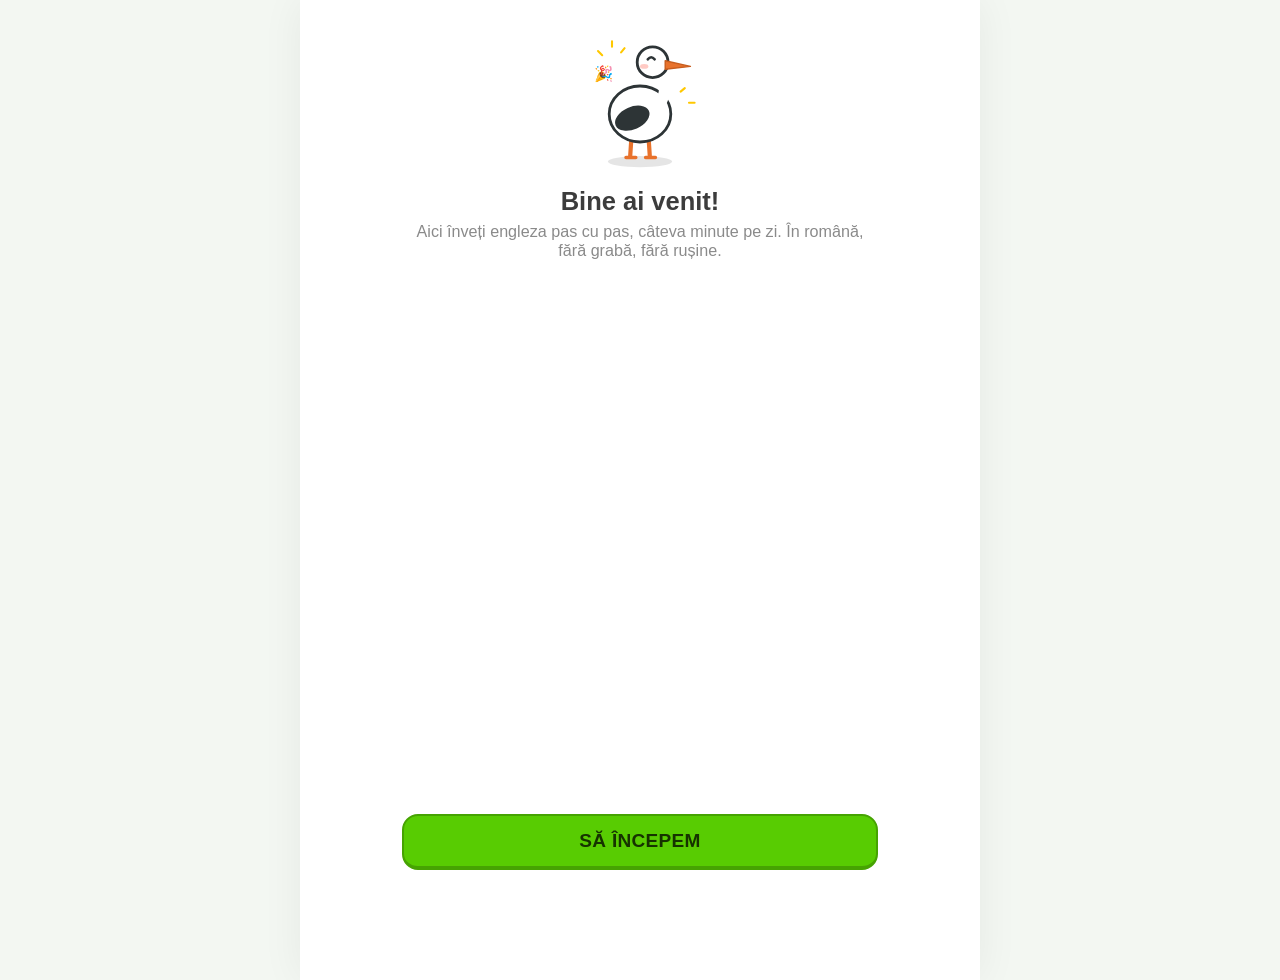
<file: index.html>
<!DOCTYPE html>
<html lang="ro">
<head>
<meta charset="UTF-8">
<meta name="viewport" content="width=device-width, initial-scale=1.0, viewport-fit=cover">
<meta name="theme-color" content="#58cc02">
<meta name="apple-mobile-web-app-capable" content="yes">
<meta name="mobile-web-app-capable" content="yes">
<meta name="apple-mobile-web-app-status-bar-style" content="default">
<meta name="apple-mobile-web-app-title" content="Engleza">
<title>Engleza de la Zero</title>
<meta name="description" content="Învață engleza pas cu pas — lecții scurte, zilnice, în română.">
<link rel="manifest" href="manifest.webmanifest">
<link rel="icon" href="icons/icon-192.png">
<link rel="apple-touch-icon" href="icons/icon-180.png">
<link rel="stylesheet" href="css/base.css?v=202608152236">
<link rel="stylesheet" href="css/themes.css?v=202608152236">
<script>
// Global error net: never white-screen. Show a friendly Romanian message + reload button.
window.addEventListener('error', function (e) {
  try {
    var boot = document.getElementById('boot-error');
    if (boot && !window.__appStarted) { boot.style.display = 'flex'; }
    if (window.__logErr) window.__logErr(e.message || 'error');
  } catch (_) {}
});
window.addEventListener('unhandledrejection', function (e) {
  try { if (window.__logErr) window.__logErr('promise: ' + (e.reason && e.reason.message || e.reason)); } catch (_) {}
});
// Capturăm evenimentul de instalare cât mai devreme (modulele se încarcă mai târziu).
window.addEventListener('beforeinstallprompt', function (e) {
  e.preventDefault();
  window.__bip = e;
});
window.addEventListener('appinstalled', function () { window.__bip = null; window.__installed = true; });
</script>
</head>
<body>
<noscript>
  <div style="padding:40px;text-align:center;font-family:sans-serif">
    <h2>Aplicația are nevoie de JavaScript.</h2>
    <p>Deschide aplicația în Chrome sau Safari.</p>
  </div>
</noscript>

<!-- Boot splash: visible instantly, removed by app when ready -->
<div id="splash" aria-hidden="true">
  <div class="splash-inner">
    <div id="splash-mascot"></div>
    <div class="splash-title">Engleza de la Zero</div>
    <div class="splash-bar"><div class="splash-bar-fill"></div></div>
  </div>
</div>

<!-- Boot error (only if app fails before first render) -->
<div id="boot-error" style="display:none">
  <div class="boot-error-card">
    <div style="font-size:44px">😕</div>
    <h2>Ceva nu a mers.</h2>
    <p>Nu-i nimic — apasă butonul și aplicația repornește. Progresul tău este salvat.</p>
    <button onclick="location.reload()" class="btn btn-primary btn-big">Repornește</button>
  </div>
</div>

<div id="app" aria-live="polite"></div>

<!-- Update banner injected by main.js when a new version is available -->

<script type="module" src="js/main.js?v=202608152236"></script>
</body>
</html>
</file>
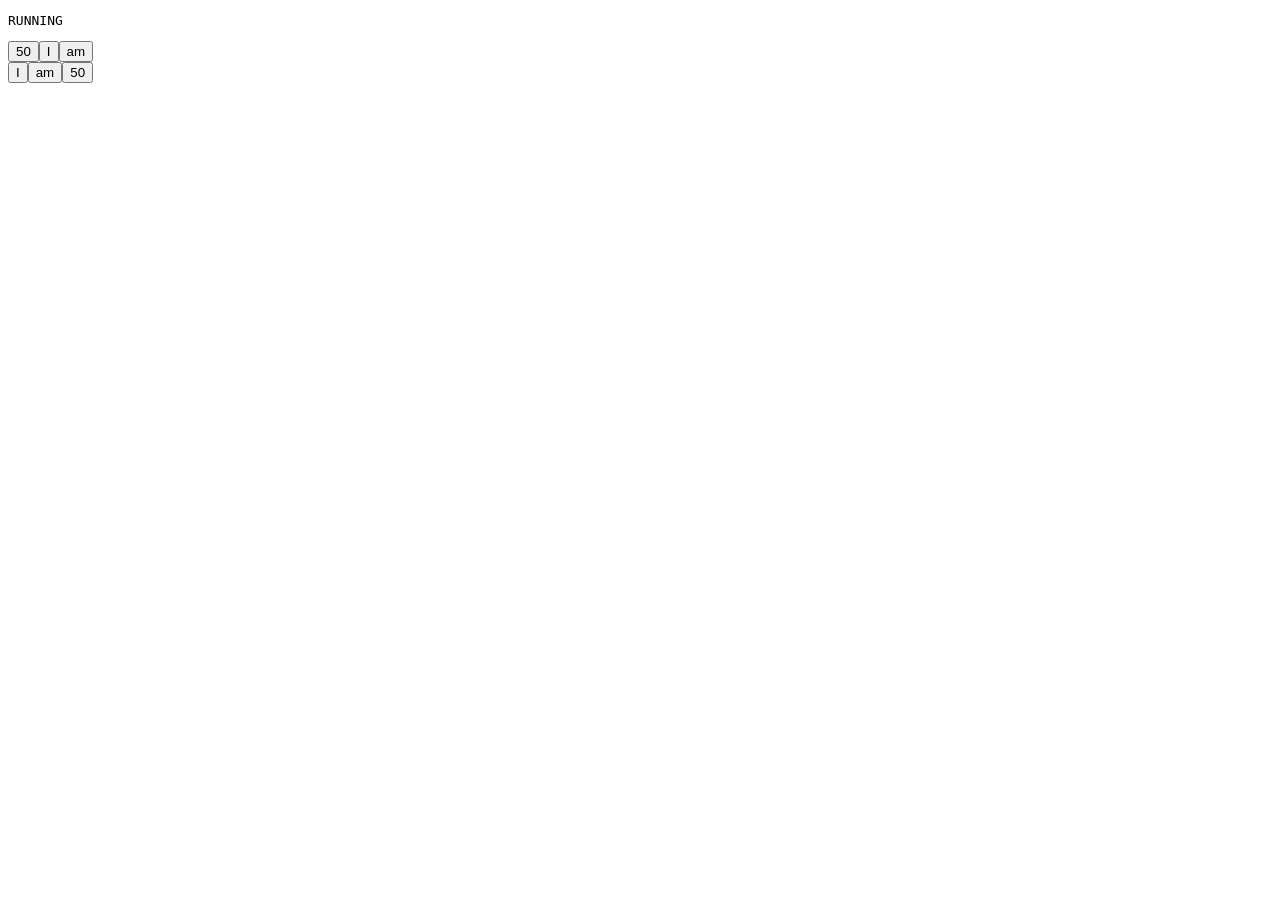
<file: test.html>
<!DOCTYPE html>
<html lang="ro">
<head><meta charset="UTF-8"><title>Self-test</title></head>
<body>
<pre id="out">RUNNING</pre>
<script type="module">
const out = [];
const t = (name, fn) => {
  try {
    const r = fn();
    if (r === false) out.push('FAIL ' + name);
    else out.push('pass ' + name);
  } catch (e) { out.push('FAIL ' + name + ' :: ' + (e && e.message)); }
};
const ta = async (name, fn) => {
  try {
    const r = await fn();
    if (r === false) out.push('FAIL ' + name);
    else out.push('pass ' + name);
  } catch (e) { out.push('FAIL ' + name + ' :: ' + (e && e.message)); }
};

(async () => {
  try {
    localStorage.clear();
    const S = await import('./js/state.js');
    const E = await import('./js/engine.js');
    const G = await import('./js/gamify.js');
    const L = await import('./js/league.js');
    const C = await import('./js/course.js');
    const M = await import('./js/mascot.js');
    const X = await import('./js/exercises.js');
    const SP = await import('./js/speech.js');
    const U = await import('./js/ui.js');

    // ---- state ----
    await ta('state.load fresh', async () => { const d = await S.load(); return !!d && Array.isArray(d.profiles); });
    t('addProfile', () => { const p = S.addProfile('Test', '🙂'); return S.state.profile === p && p.game.gems === 120; });
    t('export/import roundtrip', () => {
      const code = S.exportCode();
      S.state.profile.game.xp = 77; S.save(true);
      const code2 = S.exportCode();
      if (!S.importCode(code)) return false;
      if (S.state.profile.game.xp !== 0) return false;
      if (!S.importCode(code2)) return false;
      return S.state.profile.game.xp === 77;
    });
    t('importCode garbage rejected', () => S.importCode('nu-e-cod') === false && S.importCode('') === false);

    // ---- engine ----
    t('norm', () => E.norm("  I’m  FINE! ") === "i'm fine");
    t('levenshtein', () => E.levenshtein('kitten', 'sitting') === 3 && E.levenshtein('a', 'a') === 0);
    t('checkTyped exact', () => E.checkTyped('I am tired.', 'I am tired').ok === true);
    t('checkTyped typo ok', () => E.checkTyped('I am tirred', 'I am tired').ok === true);
    t('checkTyped wrong', () => E.checkTyped('I am happy', 'I am tired').ok === false);
    t('checkTyped contracție = formă plină', () => E.checkTyped("I'm fine", 'I am fine').ok === true && E.checkTyped('I am fine', "I'm fine").ok === true);
    t('checkTyped fără apostrof', () => E.checkTyped('Im fine', "I'm fine").ok === true && E.checkTyped('dont go', "Don't go!").ok === true);
    t('checkTyped its = it is', () => E.checkTyped('its cold', "It's cold.").ok === true);
    t('checkTyped numere în litere', () => E.checkTyped('I am fifty years old', 'I am 50 years old.').ok === true);
    t('checkTyped alternative acceptate', () => E.checkTyped('I like reading', 'I like to read.', ['I like reading.']).ok === true && E.checkTyped('I like reading', 'I like to read.').ok === false);
    t('checkTyped gramatica rămâne strictă', () => E.checkTyped('he am tired', 'He is tired.').ok === false && E.checkTyped('I is fine', 'I am fine.').ok === false);
    t('checkTyped cratima nu contează', () => E.checkTyped('ice cream', 'ice-cream').ok === true);

    // ---- pasul curent pe hartă (regresie: bug-ul "Conversație La cafenea" al lui Onal) ----
    t('currentStep: lecții → conversații → lecturi → scriere → probă → gata', () => {
      const u = { lessonCount: 2, dlg: 2, rd: 1, wr: 1 };
      const states = [
        [{}, 'lesson'],
        [{ done: 1 }, 'lesson'],
        [{ done: 2 }, 'dlg'],
        [{ done: 2, dlg: 1 }, 'dlg'],           // o conversație făcută din două: TOT aici e săgeata
        [{ done: 2, dlg: 2 }, 'rd'],
        [{ done: 2, dlg: 2, rd: 1 }, 'wr'],
        [{ done: 2, dlg: 2, rd: 1, wr: 1 }, 'test'],
        [{ done: 2, dlg: 2, rd: 1, wr: 1, test: true }, 'done'],
      ];
      return states.every(([s, k]) => C.currentStep(u, s).kind === k);
    });
    t('currentStep: unitate fără extra sare de la lecții la probă', () =>
      C.currentStep({ lessonCount: 1 }, { done: 1 }).kind === 'test'
      && C.currentStep({ lessonCount: 1 }, { done: 1, test: true }).kind === 'done');
    t('currentStep: stare lipsă = prima lecție', () => {
      const r = C.currentStep({ lessonCount: 5, dlg: 2 }, undefined);
      return r.kind === 'lesson' && r.idx === 0;
    });
    t('checkSpoken', () => E.checkSpoken(['i am tired'], 'I am tired.').ok === true && E.checkSpoken(['hello world'], 'I am tired.').ok === false);
    t('recordAnswer SRS up/down', () => {
      E.recordAnswer('wx', true);
      const w1 = S.state.profile.game.words['wx'];
      if (w1.s !== 1) return false;
      E.recordAnswer('wx', false);
      return S.state.profile.game.words['wx'].s === 0;
    });

    // ---- course + lesson build ----
    await ta('loadCourse', async () => { const m = await C.loadCourse(); return m.units.length >= 20; });
    await ta('loadUnit u01', async () => { const u = await C.loadUnit('u01'); return u.vocab.length >= 50 && u.lessons.length >= 8; });
    await ta('all units load + are sane', async () => {
      const m = await C.loadCourse();
      for (const um of m.units) {
        const u = await C.loadUnit(um.id);
        if (!u.vocab.length || !u.lessons.length) return false;
        if (um.lessonCount !== u.lessons.length) return false;
        // fiecare lecție referă cuvinte/propoziții existente
        const vids = new Set(u.vocab.map(v => v.id));
        const sids = new Set(u.sentences.map(s => s.id));
        for (const l of u.lessons) {
          for (const id of (l.vocab || [])) if (!vids.has(id)) return false;
          for (const id of (l.sentences || [])) if (!sids.has(id)) return false;
        }
      }
      return true;
    });
    await ta('buildLesson has intro + drills', async () => {
      const u = await C.loadUnit('u01');
      const withVocab = u.lessons.find(l => (l.vocab || []).length >= 4);
      const exs = E.buildLesson(u, withVocab, { canListen: true, canSpeak: true, unit: u });
      if (exs.length < 4 || exs.length > 12) return false;
      if (!exs.some(x => x.type === 'wordcard')) return false;
      // și o lecție fără vocabular nou (recap) trebuie să producă exerciții
      const noVocab = u.lessons.find(l => !(l.vocab || []).length);
      if (noVocab) {
        const exs2 = E.buildLesson(u, noVocab, { canListen: true, unit: u });
        if (exs2.length < 2) return false;
      }
      // opțiunile MCQ nu au duplicate
      for (const x of exs) {
        if (x.opts4) {
          const ros = x.opts4.map(o => o.ro);
          if (new Set(ros).size !== ros.length) return false;
          if (x.opts4.length !== 4) return false;
        }
      }
      return true;
    });
    await ta('buildLesson test-mode', async () => {
      const u = await C.loadUnit('u01');
      const exs = E.buildLesson(u, { vocab: u.lessons.flatMap(l => l.vocab), sentences: u.lessons.flatMap(l => l.sentences), grammar: 'g1' }, { test: true, canListen: true, unit: u });
      return exs.length >= 8 && !exs.some(x => x.type === 'wordcard');
    });
    await ta('crown levels build hard exercises', async () => {
      const u = await C.loadUnit('u01');
      const e2 = E.buildCrown(u, { hard: 2, canListen: true, canSpeak: false });
      const e3 = E.buildCrown(u, { hard: 3, canListen: true, canSpeak: true });
      if (e2.length < 8 || e3.length < 8) return false;
      if (e2.some(x => x.type === 'wordcard' || x.type === 'mcq_en_ro')) return false;
      if (!e3.some(x => ['type_en', 'listen_type', 'listen_bank'].includes(x.type))) return false;
      for (const x of [...e2, ...e3]) if (x.opts4 && x.opts4.length !== 4) return false;
      return true;
    });
    await ta('buildReview after answers', async () => {
      const u = await C.loadUnit('u01');
      for (const v of u.vocab.slice(0, 6)) E.recordAnswer(v.id, false); // slabe → scadente azi? due = azi+0
      const exs = E.buildReview([u], { canListen: false });
      return exs.length >= 3;
    });

    // ---- dialoguri & scriere ----
    await ta('all units have valid dialogues + writing', async () => {
      const m = await C.loadCourse();
      for (const um of m.units) {
        const u = await C.loadUnit(um.id);
        if (um.dlg !== (u.dialogues || []).length) return false;
        if (um.wr !== (u.writing || []).length) return false;
        for (const d of (u.dialogues || [])) {
          if (d.lines.length < 4) return false;
          if (!d.lines.some(l => l.who === 'me')) return false;
          for (const l of d.lines) {
            if (!l.en || !l.ro) return false;
            if (l.who === 'me' && (!l.wrong || l.wrong.length < 2)) return false;
            if (l.who !== 'me' && l.who !== 'npc') return false;
          }
        }
        for (const w of (u.writing || [])) {
          if (!w.prompt || !w.modelEn || !w.minSent) return false;
        }
        if (um.rd !== (u.readings || []).length) return false;
        for (const r of (u.readings || [])) {
          if (!r.text || r.text.split(/\s+/).length < 40) return false;
          for (const q of r.questions) {
            if (!q.q || q.options.length !== 4) return false;
            if (!(q.a >= 0 && q.a < 4)) return false;
            if (new Set(q.options.map(o => o.trim().toLowerCase())).size !== 4) return false;
          }
        }
      }
      return true;
    });

    // ---- gamify ----
    t('gems add/spend math', () => {
      const p = S.state.profile;
      const before = p.game.gems;
      G.addGems(30, p);
      if (p.game.gems !== before + 30) return false;
      p.game.gems = 200; p.game.streak.freezes = 0;
      if (!G.buyFreeze()) return false;
      return p.game.gems === 200 - G.COSTS.freeze && p.game.streak.freezes === 1;
    });
    t('addXp + boost', () => {
      const p = S.state.profile;
      const before = p.game.xp;
      p.game.boost = { until: Date.now() + 60000 };
      const got = G.addXp(10, p);
      return got === 20 && p.game.xp === before + 20;
    });
    t('streak hit + milestone at 3', () => {
      const p = S.state.profile;
      p.game.streak = { count: 2, lastDay: '2000-01-02', freezes: 0, travel: false };
      const r = G.hitStreakToday(p);
      return r.extended && p.game.streak.count === 3 && r.milestone === 3;
    });
    t('streak lost without freeze', () => {
      const p = S.state.profile;
      p.game.streak = { count: 10, lastDay: '2020-01-01', freezes: 0, travel: false };
      const ev = G.syncStreak(p);
      return ev.lost && p.game.streak.count === 0 && G.canRepairStreak(p);
    });
    t('streak saved by freeze', () => {
      const p = S.state.profile;
      const d = new Date(); d.setDate(d.getDate() - 2);
      p.game.streak = { count: 10, lastDay: S.todayStr(d), freezes: 1, travel: false };
      const ev = G.syncStreak(p);
      return ev.frozenUsed && p.game.streak.count === 10 && p.game.streak.freezes === 0;
    });
    t('travel protocol pauses', () => {
      const p = S.state.profile;
      p.game.streak = { count: 10, lastDay: '2020-01-01', freezes: 0, travel: true };
      const ev = G.syncStreak(p);
      return !ev.lost && p.game.streak.count === 10;
    });
    t('quests generate 2 + progress', () => {
      const p = S.state.profile;
      p.game.quests = { day: '', list: [] };
      const list = G.syncQuests(p);
      if (list.length !== 2) return false;
      G.questEvent({ xp: 20 }, p);
      const q = p.game.quests.list.find(x => x.kind === 'xp');
      return q.progress >= 20 || q.progress === q.goal;
    });

    // ---- league ----
    t('league standings 10 rows, me included, sorted', () => {
      const p = S.state.profile;
      p.game.league = { tier: 0, weekId: L.weekId(), xpWeek: 55, history: [] };
      const st = L.standings(p);
      if (st.length !== 10) return false;
      if (!st.some(r => r.me)) return false;
      for (let i = 1; i < st.length; i++) if (st[i].xp > st[i - 1].xp) return false;
      return true;
    });
    t('league deterministic within week', () => {
      const p = S.state.profile;
      const a = L.standings(p).map(r => r.name + r.xp).join('|');
      const b = L.standings(p).map(r => r.name + r.xp).join('|');
      return a === b;
    });
    t('league week close promotes on high xp', () => {
      const p = S.state.profile;
      const lastMonday = new Date(L.weekId()); lastMonday.setDate(lastMonday.getDate() - 7);
      p.game.league = { tier: 0, weekId: S.todayStr(lastMonday), xpWeek: 99999, history: [] };
      const ev = L.syncLeague(p);
      return ev.closed && ev.promoted && p.game.league.tier === 1 && p.game.league.xpWeek === 0;
    });

    // ---- mascot & speech guards ----
    t('mascot svgs render', () => ['happy','cheer','sad','think','sleep','travel','teach'].every(m => M.mascotSvg(m).includes('<svg')));
    t('speech guards no-crash', () => { SP.stopSpeaking(); SP.stopListening(); return typeof SP.sttAvailable() === 'boolean'; });

    // ---- exercises mount smoke (fiecare tip montează fără erori) ----
    await ta('mount all exercise types', async () => {
      const u = await C.loadUnit('u01');
      const w = u.vocab[0];
      const s = u.sentences[0];
      const mk = () => document.createElement('div');
      const ctx = { refresh() {}, autoDone() {}, allowSkipAsOk() {} };
      const types = [
        { type: 'wordcard', word: w },
        { type: 'mcq_en_ro', word: w, opts4: u.vocab.slice(0, 4) },
        { type: 'mcq_ro_en', word: w, opts4: u.vocab.slice(0, 4) },
        { type: 'listen_mcq', word: w, opts4: u.vocab.slice(0, 4) },
        { type: 'wordbank', sentence: s, bank: { words: s.en.split(' '), chips: s.en.split(' ') } },
        { type: 'listen_bank', sentence: s, bank: { words: s.en.split(' '), chips: s.en.split(' ') } },
        { type: 'type_en', sentence: s },
        { type: 'listen_type', sentence: s },
        { type: 'speak', sentence: s },
        { type: 'match', pairs: u.vocab.slice(0, 5) },
        { type: 'trap', trap: u.traps[0] },
        { type: 'fill_blank', sentence: s, blanked: '____ am Maria.', answer: 'I', options: ['I', 'He', 'We', 'They'] },
      ];
      for (const ex of types) {
        const el = mk();
        const hd = X.mountExercise(el, ex, ctx);
        if (!hd || typeof hd.check !== 'function') return false;
        if (!el.childNodes.length) return false;
      }
      return true;
    });

    // ---- banca de jetoane: click + drag simulat cu PointerEvent real ----
    await ta('chip bank: drag never blocks chips', async () => {
      const wrap = document.createElement('div'); document.body.appendChild(wrap);
      const ans = document.createElement('div'); ans.className = 'bank-answer';
      const pool = document.createElement('div'); pool.className = 'bank-pool';
      wrap.appendChild(ans); wrap.appendChild(pool);
      const bank = X.buildChipBank(ans, pool, ['I', 'am', '50'], () => {});
      [...pool.querySelectorAll('.chip')].forEach(c => c.click());
      if (bank.count() !== 3 || bank.words().join(' ') !== 'I am 50') return false;
      // ghost-urile rămân pe loc în rezervă
      if (pool.querySelectorAll('.chip.used').length !== 3) return false;
      const chips = [...ans.querySelectorAll('.chip')];
      const c = chips[2];
      const fire = (el, type, x, y) => el.dispatchEvent(new PointerEvent(type, { clientX: x, clientY: y, pointerId: 7, bubbles: true, cancelable: true }));
      const r = c.getBoundingClientRect();
      fire(c, 'pointerdown', r.x + 5, r.y + 5);
      fire(c, 'pointermove', r.x + 40, r.y + 6); // depășește pragul → mod tragere
      const r0 = chips[0].getBoundingClientRect();
      fire(c, 'pointermove', r0.x + 4, r0.y + 4); // peste primul jeton → reordonare
      fire(c, 'pointerup', r0.x + 4, r0.y + 4);
      // jetonul NU are voie să rămână blocat după tragere
      if (getComputedStyle(c).pointerEvents === 'none') return false;
      if (c.classList.contains('dragging')) return false;
      if (bank.words().length !== 3) return false;
      await new Promise(res => setTimeout(res, 160)); // expiră protecția anti-click-după-tragere
      c.click(); // încă e funcțional: click îl scoate din răspuns
      if (bank.count() !== 2) return false;
      if (pool.querySelectorAll('.chip.used').length !== 2) return false;
      wrap.remove();
      return true;
    });

    // ---- măturare completă: TOATE cele 360 de lecții construite și "rezolvate" ----
    await ta('full course sweep: every lesson playable', async () => {
      const m = await C.loadCourse();
      let built = 0, answered = 0;
      for (const um of m.units) {
        const u = await C.loadUnit(um.id);
        for (const spec of u.lessons) {
          const exs = E.buildLesson(u, spec, { canListen: true, canSpeak: false, unit: u });
          if (!exs.length) return false;
          built++;
          for (const ex of exs) {
            // simulăm răspunsuri: ~85% corecte
            const ok = (answered % 7) !== 3;
            for (const wid of (ex.word ? [ex.word.id] : (ex.sentence && ex.sentence.words) || [])) {
              E.recordAnswer(wid, ok);
            }
            answered++;
          }
        }
        // și proba unității se poate construi
        const test = E.buildLesson(u, {
          vocab: u.lessons.flatMap(l => l.vocab || []),
          sentences: u.lessons.flatMap(l => l.sentences || []),
          grammar: (u.grammar[0] || {}).id,
        }, { test: true, canListen: true, unit: u });
        if (test.length < 6) return false;
      }
      if (built !== 360) return false;
      // după tot cursul, cuvintele chiar se întăresc
      const words = Object.values(S.state.profile.game.words);
      const strong = words.filter(w => w.s >= 2).length;
      if (words.length < 1200 || strong / words.length < 0.5) return false;
      // și exersarea funcționează în orice moment
      const datas = [];
      for (const um of m.units.slice(0, 6)) datas.push(await C.loadUnit(um.id));
      const rev = E.buildReview(datas, { canListen: true, focusBooks: [8, 11] });
      return rev.length >= 3;
    });

    // ---- ui start smoke ----
    await ta('ui module loads + startApp does not throw', async () => {
      const app = document.createElement('div'); app.id = 'app'; document.body.appendChild(app);
      U.startApp();
      await new Promise(r => setTimeout(r, 600));
      return app.innerHTML.length > 50;
    });
  } catch (e) {
    out.push('FATAL :: ' + (e && (e.message + ' ' + (e.stack || '')).slice(0, 400)));
  }
  const fails = out.filter(l => l.startsWith('FAIL') || l.startsWith('FATAL')).length;
  out.unshift(`RESULT ${fails === 0 ? 'ALL-PASS' : fails + '-FAILURES'} (${out.length} checks)`);
  document.getElementById('out').textContent = out.join('\n');
  document.title = 'DONE';
  // raportăm și prin logul serverului local (pentru rulare headless)
  try {
    const bad = out.filter(l => !l.startsWith('pass')).join(' || ').slice(0, 1500);
    await fetch('/__testresult__/' + encodeURIComponent(bad || 'ALL-PASS-' + out.length)).catch(() => {});
  } catch (_) {}
})();
</script>
</body>
</html>
</file>
<file: css/base.css>
/* ============ Engleza de la Zero — base styles ============ */
/* Mobile-first. Desktop gets a centered column. Font scale via --fs. */

* { margin: 0; padding: 0; box-sizing: border-box; -webkit-tap-highlight-color: transparent; }

:root {
  --fs: 1;               /* font scale: 1 / 1.15 / 1.3 (setare mărime text) */
  --radius: 18px;
  --nav-h: calc(60px * var(--fs) + 8px); /* bara de jos crește odată cu textul */
  --safe-b: env(safe-area-inset-bottom, 0px);
  --safe-t: env(safe-area-inset-top, 0px);
}

html { font-size: calc(17px * var(--fs)); }
body {
  font-family: -apple-system, BlinkMacSystemFont, "Segoe UI", Roboto, "Helvetica Neue", Arial, sans-serif;
  background: var(--bg);
  color: var(--text);
  min-height: 100vh;
  min-height: 100dvh;
  overscroll-behavior-y: none;
  -webkit-font-smoothing: antialiased;
  touch-action: manipulation;
}
button { font-family: inherit; }

/* ---------- splash ---------- */
#splash {
  position: fixed; inset: 0; z-index: 9000;
  background: var(--bg, #fff);
  display: flex; align-items: center; justify-content: center;
  transition: opacity .35s ease;
}
#splash.hide { opacity: 0; pointer-events: none; }
.splash-inner { text-align: center; }
#splash-mascot svg { width: 130px; height: 130px; }
.splash-title { font-size: 1.35rem; font-weight: 800; margin-top: 10px; color: var(--text, #333); }
.splash-bar { width: 180px; height: 10px; border-radius: 6px; background: rgba(128,128,128,.18); margin: 18px auto 0; overflow: hidden; }
.splash-bar-fill { height: 100%; width: 30%; border-radius: 6px; background: var(--primary, #58cc02); animation: splashslide 1.1s ease-in-out infinite; }
@keyframes splashslide { 0% { margin-left: -35%; } 100% { margin-left: 105%; } }

#boot-error { position: fixed; inset: 0; z-index: 9500; background: #f7f7f7; display: flex; align-items: center; justify-content: center; padding: 24px; }
.boot-error-card { background: #fff; border-radius: 22px; padding: 32px 26px; max-width: 420px; text-align: center; box-shadow: 0 10px 40px rgba(0,0,0,.12); }
.boot-error-card h2 { margin: 8px 0; } .boot-error-card p { color: #666; margin-bottom: 18px; }

/* ---------- app shell ---------- */
#app { max-width: 620px; margin: 0 auto; padding-bottom: calc(var(--nav-h) + var(--safe-b) + 12px); min-height: 100vh; }
@media (min-width: 900px) {
  #app { max-width: 680px; }
  body { background: var(--bg2); }
  #app { background: var(--bg); min-height: 100vh; box-shadow: 0 0 40px rgba(0,0,0,.06); }
}

.screen { padding: 14px 16px 8px; animation: fadein .22s ease; }
@keyframes fadein { from { opacity: 0; transform: translateY(6px); } to { opacity: 1; transform: none; } }
@media (prefers-reduced-motion: reduce) { *, *::before, *::after { animation-duration: .01s !important; transition-duration: .01s !important; } }

/* ---------- top stat bar ---------- */
.statbar {
  display: flex; align-items: center; justify-content: space-between;
  padding: 10px 16px calc(6px);
  padding-top: calc(10px + var(--safe-t));
  position: sticky; top: 0; z-index: 50;
  background: var(--bg); border-bottom: 1px solid var(--line);
}
.stat { display: flex; align-items: center; gap: 4px; font-weight: 800; font-size: 0.98rem; padding: 6px 4px; border-radius: 12px; border: none; background: none; color: var(--text); cursor: pointer; flex-shrink: 0; }
.stat .ico { font-size: 1.15rem; }
.stat.streak { color: var(--gold-text); }
.stat.gems { color: var(--accent-text); }
.stat.hearts { color: var(--danger); }
.stat.frozen { color: var(--accent-text); }

/* ---------- headings & cards ---------- */
.h1 { font-size: 1.45rem; font-weight: 800; margin: 10px 2px 4px; }
.h2 { font-size: 1.12rem; font-weight: 800; margin: 16px 2px 8px; }
.sub { color: var(--text2); font-size: .95rem; margin: 0 2px 10px; }
.card {
  background: var(--card); border: 2px solid var(--line);
  border-radius: var(--radius); padding: 16px; margin-bottom: 12px;
}
.card.flat { border-width: 1px; }
.card.nudge-barza { border-color: var(--brand, #58a55c); background: color-mix(in srgb, var(--brand, #58a55c) 8%, var(--card)); }
.row { display: flex; align-items: center; gap: 12px; }
.card.row { flex-wrap: wrap; } /* butonul coboară pe rând nou pe ecrane înguste */
.grow { flex: 1 1 150px; min-width: 0; }

/* ---------- buttons ---------- */
.btn {
  display: inline-flex; align-items: center; justify-content: center; gap: 8px;
  border: none; border-radius: 16px; cursor: pointer;
  font-size: 1.05rem; font-weight: 800; letter-spacing: .3px;
  padding: 0 22px; min-height: 52px;
  color: var(--text); background: var(--card);
  border: 2px solid var(--line); border-bottom-width: 4px;
  transition: transform .06s ease, filter .12s ease;
  user-select: none; -webkit-user-select: none;
}
.btn:active { transform: translateY(2px); border-bottom-width: 2px; }
.btn-primary { background: var(--primary); color: var(--on-primary); border-color: var(--primary-dk); }
.btn-danger { background: var(--danger); color: #fff; border-color: var(--danger-dk); }
.btn-ghost { background: transparent; border-color: transparent; color: var(--primary-text); }
.btn-big { width: 100%; min-height: 56px; font-size: 1.12rem; }
.btn:disabled { opacity: .45; cursor: default; transform: none; }
.btn-icon { min-width: 52px; padding: 0; font-size: 1.3rem; }

/* ---------- unit path (home) ---------- */
.unit-head {
  border-radius: var(--radius); padding: 14px 16px; margin: 14px 0 10px;
  background: var(--primary); color: var(--on-primary);
  display: flex; align-items: center; gap: 12px;
}
.unit-head.locked { background: var(--card); color: var(--text2); border: 2px dashed var(--line); }
.unit-head .u-ico { font-size: 1.7rem; }
.unit-head .u-t { font-weight: 800; font-size: 1.05rem; }
.unit-head .u-s { font-size: .85rem; opacity: .9; }
.unit-head .btn-guide { margin-left: auto; background: rgba(255,255,255,.22); color: inherit; border: none; border-radius: 12px; min-height: 44px; min-width: 44px; font-size: 1.2rem; cursor: pointer; }
.unit-head.locked .btn-guide { background: var(--line); }

.path { display: flex; flex-direction: column; align-items: center; padding: 6px 0 18px; }
.path-node { display: flex; flex-direction: column; align-items: center; margin: 12px 0; position: relative; }
.path-node.current { z-index: 6; }
.lesson-btn {
  width: 74px; height: 74px; border-radius: 50%;
  border: none; cursor: pointer; font-size: 1.7rem;
  display: flex; align-items: center; justify-content: center;
  background: var(--primary); color: var(--on-primary);
  box-shadow: 0 5px 0 var(--primary-dk);
  transition: transform .08s ease;
  position: relative;
}
.lesson-btn:active { transform: translateY(3px); box-shadow: 0 2px 0 var(--primary-dk); }
.lesson-btn.done { background: var(--gold); box-shadow: 0 5px 0 var(--gold-dk); color: #7a5800; }
/* nod cu mai multe părți, început dar neterminat: jumătate auriu — se vede că ai avansat */
.lesson-btn.part { background: linear-gradient(135deg, var(--gold) 0%, var(--gold) 45%, var(--primary) 55%, var(--primary) 100%); }
.lesson-btn.locked { background: var(--locked); box-shadow: 0 5px 0 var(--locked-dk); color: var(--text2); cursor: default; }
.lesson-btn.test { border-radius: 24px; width: 84px; }
.lesson-btn .crown { position: absolute; top: -7px; right: -7px; font-size: 1rem; background: var(--card); border-radius: 50%; padding: 2px 4px; border: 2px solid var(--line); }
.lesson-label { margin-top: 6px; font-size: .82rem; font-weight: 700; color: var(--text2); max-width: 110px; text-align: center; }
.path-node.current .lesson-label { color: var(--primary-text); }
.path-node .start-bubble {
  position: absolute; top: -34px; left: 50%; transform: translateX(-50%);
  background: var(--card); color: var(--primary-text); border: 2px solid var(--line);
  padding: 4px 12px; border-radius: 12px; font-weight: 800; font-size: .85rem; white-space: nowrap;
  animation: bob 1.6s ease-in-out infinite; z-index: 5;
}
@keyframes bob { 0%,100% { transform: translateX(-50%) translateY(0); } 50% { transform: translateX(-50%) translateY(-5px); } }

/* ---------- lesson player ---------- */
.lesson-top { display: flex; align-items: center; gap: 10px; padding: 12px 16px 4px; padding-top: calc(12px + var(--safe-t)); }
.btn-quit { background: none; border: none; font-size: 1.5rem; color: var(--text2); cursor: pointer; padding: 8px; }
.prog { flex: 1; height: 16px; background: var(--line); border-radius: 10px; overflow: hidden; }
.prog-fill { height: 100%; background: var(--primary); border-radius: 10px; transition: width .3s ease; min-width: 8px; }
.lesson-hearts { font-weight: 800; color: var(--danger); font-size: 1.05rem; white-space: nowrap; }

.ex-wrap { padding: 10px 16px 130px; }
.ex-title { font-size: 1.22rem; font-weight: 800; margin: 12px 0 14px; }
.ex-sub { color: var(--text2); margin: -8px 0 12px; font-size: .92rem; }

/* new word card */
.wordcard { text-align: center; padding: 26px 16px; }
.wordcard .wc-en { font-size: 2rem; font-weight: 800; color: var(--primary-text); }
.wordcard .wc-pron { font-size: 1.1rem; color: var(--text2); margin: 6px 0; font-style: italic; }
.wordcard .wc-ro { font-size: 1.3rem; font-weight: 700; margin-top: 8px; }
.wordcard .wc-audio { margin-top: 14px; }

/* option list */
.opts { display: flex; flex-direction: column; gap: 10px; }
.opt {
  border: 2px solid var(--line); border-bottom-width: 4px; border-radius: 16px;
  background: var(--card); color: var(--text);
  padding: 14px 16px; font-size: 1.08rem; font-weight: 700; text-align: left; cursor: pointer;
  display: flex; align-items: center; gap: 10px; min-height: 54px;
}
.opt .opt-n { width: 30px; height: 30px; border-radius: 8px; border: 2px solid var(--line); display: inline-flex; align-items: center; justify-content: center; font-size: .85rem; color: var(--text2); flex: none; }
.opt.sel { border-color: var(--accent); background: var(--accent-bg); color: var(--accent-text); }
.opt.correct { border-color: var(--success); background: var(--success-bg); color: var(--success-text); }
.opt.wrong { border-color: var(--danger); background: var(--danger-bg); color: var(--danger); }
.opt:disabled { cursor: default; }
.opts.grid2 { display: grid; grid-template-columns: 1fr 1fr; }

/* word bank */
.bank-answer {
  min-height: 64px; border-bottom: 2px solid var(--line); border-top: 2px solid var(--line);
  padding: 10px 2px; display: flex; flex-wrap: wrap; gap: 8px; align-items: flex-start; margin-bottom: 18px;
}
.bank-pool { display: flex; flex-wrap: wrap; gap: 8px; justify-content: center; }
.chip {
  border: 2px solid var(--line); border-bottom-width: 4px; border-radius: 14px;
  background: var(--card); color: var(--text);
  padding: 10px 14px; font-size: 1.05rem; font-weight: 700; cursor: pointer; min-height: 48px;
}
.chip:active { transform: translateY(2px); }
.chip.used { opacity: .25; pointer-events: none; } /* rămâne pe loc — nimic nu se reașază */
.bank-answer .chip { touch-action: none; } /* permite tragerea cu degetul pentru reordonare */
.chip.dragging { opacity: .8; transform: scale(1.07); box-shadow: 0 6px 14px rgba(0,0,0,.25); z-index: 20; position: relative; }

/* typing */
.type-in {
  width: 100%; min-height: 110px; border: 2px solid var(--line); border-radius: 16px;
  background: var(--card); color: var(--text);
  font-size: 1.15rem; font-family: inherit; padding: 14px; resize: none;
}
.type-in:focus { outline: none; border-color: var(--accent); }

/* match pairs */
.match-grid { display: grid; grid-template-columns: 1fr 1fr; gap: 10px; }
.match-grid .opt { justify-content: center; text-align: center; }
.opt.matched { opacity: .35; pointer-events: none; border-color: var(--success); }

/* audio button */
.audio-btn {
  display: inline-flex; align-items: center; justify-content: center; gap: 8px;
  background: var(--accent); color: #fff; border: none; border-radius: 16px;
  min-width: 64px; min-height: 64px; font-size: 1.7rem; cursor: pointer;
  box-shadow: 0 4px 0 var(--accent-dk);
}
.audio-btn:active { transform: translateY(2px); box-shadow: 0 2px 0 var(--accent-dk); }
.audio-btn.small { min-width: 46px; min-height: 46px; font-size: 1.1rem; border-radius: 12px; }
.audio-row { display: flex; gap: 12px; align-items: center; margin-bottom: 16px; }

/* speaking */
.mic-btn {
  width: 92px; height: 92px; border-radius: 50%; border: none; cursor: pointer;
  background: var(--danger); color: #fff; font-size: 2.2rem;
  box-shadow: 0 5px 0 var(--danger-dk); margin: 10px auto; display: flex; align-items: center; justify-content: center;
}
.mic-btn.listening { animation: pulse 1s ease-in-out infinite; }
@keyframes pulse { 0%,100% { transform: scale(1); } 50% { transform: scale(1.08); } }
.speak-target { font-size: 1.35rem; font-weight: 800; text-align: center; margin: 10px 0 2px; }
.speak-heard { text-align: center; color: var(--text2); min-height: 26px; margin-top: 8px; font-style: italic; }

/* feedback footer */
.check-bar {
  position: fixed; left: 0; right: 0; bottom: 0; z-index: 200;
  background: var(--bg); border-top: 2px solid var(--line);
  padding: 14px 16px calc(14px + var(--safe-b));
  transition: transform .15s ease;
}
/* ridicata peste tastatura: marginea de siguranta a telefonului e sub tastatura, nu mai e nevoie de ea */
.check-bar.lifted { padding-bottom: 12px; }
.check-bar .inner { max-width: 620px; margin: 0 auto; display: flex; gap: 10px; align-items: center; }
@media (min-width: 900px) { .check-bar .inner { max-width: 680px; } }
.check-bar.ok { background: var(--success-bg); border-top-color: var(--success); }
.check-bar.bad { background: var(--danger-bg); border-top-color: var(--danger); }
.fb { flex: 1; min-width: 0; }
.fb .fb-t { font-weight: 800; font-size: 1.1rem; }
.fb.okc .fb-t { color: var(--success-text); }
.fb.badc .fb-t { color: var(--danger); }
.fb .fb-s { font-size: .98rem; color: var(--text); margin-top: 2px; overflow-wrap: anywhere; }

/* results screen */
.results { text-align: center; padding: 40px 20px; }
.results .big-mascot svg { width: 150px; height: 150px; }
.res-title { font-size: 1.5rem; font-weight: 800; margin: 10px 0 16px; }
.res-cards { display: flex; gap: 10px; justify-content: center; margin: 18px 0; flex-wrap: wrap; }
.res-chip { border: 2px solid var(--line); border-radius: 14px; padding: 10px 14px; min-width: 92px; background: var(--card); }
.res-chip .rc-l { font-size: .78rem; font-weight: 800; color: var(--text2); text-transform: uppercase; letter-spacing: .5px; }
.res-chip .rc-v { font-size: 1.3rem; font-weight: 800; margin-top: 2px; }
.res-chip.xp .rc-v { color: var(--gold-text); }
.res-chip.acc .rc-v { color: var(--success-text); }
.res-chip.gem .rc-v { color: var(--accent-text); }

/* ---------- bottom nav ---------- */
.navbar {
  position: fixed; left: 0; right: 0; bottom: 0; z-index: 300;
  background: var(--bg); border-top: 2px solid var(--line);
  height: calc(var(--nav-h) + var(--safe-b)); padding-bottom: var(--safe-b);
  display: flex; justify-content: center;
}
.navbar .inner { display: flex; width: 100%; max-width: 620px; }
@media (min-width: 900px) { .navbar .inner { max-width: 680px; } }
.nav-btn {
  flex: 1; border: none; background: none; cursor: pointer;
  display: flex; flex-direction: column; align-items: center; justify-content: center; gap: 2px;
  font-size: 1.55rem; color: var(--text2); padding-top: 6px;
}
.nav-btn .nv-l { font-size: .68rem; font-weight: 800; letter-spacing: .2px; }
.nav-btn.active { color: var(--primary-text); }
.nav-btn.active .nv-ico { transform: scale(1.12); }

/* ---------- league ---------- */
.league-head { text-align: center; padding: 14px 0 6px; }
.league-tiers { display: flex; justify-content: center; gap: 8px; margin-bottom: 8px; font-size: 1.6rem; }
.league-tiers .t { opacity: .35; } .league-tiers .t.cur { opacity: 1; transform: scale(1.25); }
.lg-row { display: flex; align-items: center; gap: 12px; padding: 12px 14px; border-radius: 14px; margin-bottom: 6px; background: var(--card); border: 2px solid var(--line); }
.lg-row.me { border-color: var(--primary); background: var(--success-bg); }
.lg-rank { width: 30px; font-weight: 800; text-align: center; font-size: 1.05rem; }
.lg-ava { width: 42px; height: 42px; border-radius: 50%; background: var(--line); display: flex; align-items: center; justify-content: center; font-size: 1.3rem; flex: none; }
.lg-name { font-weight: 800; flex: 1; min-width: 0; overflow: hidden; text-overflow: ellipsis; white-space: nowrap; }
.lg-xp { font-weight: 800; color: var(--gold-text); white-space: nowrap; }
.lg-zone { text-align: center; font-size: .8rem; font-weight: 800; letter-spacing: 1px; margin: 10px 0 6px; }
.lg-zone.up { color: var(--success-text); } .lg-zone.down { color: var(--danger); }

/* ---------- quests ---------- */
.quest { display: flex; align-items: center; gap: 12px; }
.quest .q-ico { font-size: 1.7rem; }
.q-bar { height: 14px; background: var(--line); border-radius: 8px; overflow: hidden; margin-top: 6px; }
.q-fill { height: 100%; background: var(--gold); border-radius: 8px; transition: width .4s ease; }
.q-claim { min-height: 44px; border-radius: 12px; padding: 0 14px; }

/* ---------- shop ---------- */
.shop-item { display: flex; align-items: center; gap: 14px; }
.shop-item .s-ico { font-size: 2rem; }
.price { font-weight: 800; color: var(--accent-text); white-space: nowrap; }

/* ---------- profile / settings ---------- */
.set-row { display: flex; align-items: center; justify-content: space-between; gap: 10px; padding: 14px 2px; border-bottom: 1px solid var(--line); }
.set-row:last-child { border-bottom: none; }
/* rânduri „în coloană”: eticheta sus, controlul lat dedesubt (nu se mai taie textul) */
.set-row.col { flex-direction: column; align-items: stretch; gap: 10px; }
.set-l { font-weight: 700; }
.set-d { font-size: .85rem; color: var(--text2); margin-top: 2px; }
/* butoane-pastilă individuale într-o grilă care se aranjează singură — nu se mai suprapun */
.seg { display: grid; grid-template-columns: repeat(auto-fit, minmax(88px, 1fr)); gap: 8px; width: 100%; }
.seg button { border: 2px solid var(--line); border-radius: 12px; background: var(--card); color: var(--text2);
  padding: 12px 6px; font-weight: 800; font-size: .92rem; line-height: 1.2; min-height: 50px; cursor: pointer;
  white-space: normal; overflow-wrap: anywhere; }
.seg button.on { background: var(--primary); color: var(--on-primary); border-color: var(--primary); }

.theme-pick { display: grid; grid-template-columns: 1fr 1fr; gap: 10px; }
.theme-card { border: 3px solid var(--line); border-radius: 16px; padding: 12px; cursor: pointer; background: var(--card); text-align: left; }
.theme-card.on { border-color: var(--primary); }
.theme-card .tc-name { font-weight: 800; margin-bottom: 6px; }
.theme-card .tc-dots { display: flex; gap: 6px; }
.theme-card .dot { width: 22px; height: 22px; border-radius: 50%; border: 1px solid rgba(0,0,0,.15); }

/* streak calendar */
.cal { display: grid; grid-template-columns: repeat(7, 1fr); gap: 6px; margin-top: 10px; }
.cal .c-d { aspect-ratio: 1; border-radius: 10px; display: flex; align-items: center; justify-content: center; font-size: .8rem; font-weight: 700; background: var(--line); color: var(--text2); }
.cal .c-d.hit { background: var(--gold); color: #7a5800; }
.cal .c-d.frozen { background: var(--accent-bg); color: var(--accent-text); }

/* ---------- Barza de buzunar ---------- */
.b-ro { color: var(--ro, #7a5cc4); font-style: italic; }
.b-chat { display: flex; flex-direction: column; gap: 10px; padding: 6px 0 150px; }
.b-chat .msg { max-width: 82%; padding: 11px 15px; border-radius: 18px; line-height: 1.5;
  white-space: pre-wrap; overflow-wrap: anywhere; box-shadow: 0 1px 2px rgba(0,0,0,.06); }
/* mesajul lor: dreapta, plin, colorat */
.b-chat .msg.user { align-self: flex-end; background: var(--primary); color: var(--on-primary);
  border-bottom-right-radius: 5px; }
/* profesorul: stanga, card, cu botul de barza deasupra */
.b-chat .msg.tutor { align-self: flex-start; background: var(--card); border: 1.5px solid var(--line);
  border-bottom-left-radius: 5px; position: relative; margin-top: 16px; }
.b-chat .msg.tutor::before { content: '🦢 Profesorul'; position: absolute; top: -16px; left: 4px;
  font-size: .72rem; font-weight: 700; color: var(--fog); }
.b-chat .corr { align-self: flex-start; max-width: 82%; }
.b-composer { position: fixed; left: 0; right: 0; bottom: calc(var(--nav-h) + var(--safe-b)); z-index: 150;
  display: flex; gap: 8px; align-items: flex-end; padding: 8px 12px;
  background: var(--bg); border-top: 2px solid var(--line); transition: transform .15s ease; }
.b-in { flex: 1; border: 2px solid var(--line); border-radius: 16px; padding: 11px 14px;
  background: var(--card); color: var(--text); resize: none; max-height: 110px; font-size: 1.05rem; }
.b-in:focus { outline: none; border-color: var(--accent); }
.b-send, .b-mic { min-width: 48px; min-height: 48px; border-radius: 50%;
  font-size: 1.2rem; cursor: pointer; background: var(--card); border: 2px solid var(--line); }
.b-send { background: var(--primary); color: var(--on-primary); border: none; font-weight: 800; }
.b-mic.rec { background: #ffe3e3; border-color: #e05555; animation: pulse 1s infinite; }
.b-shelf { margin-bottom: 10px; }
.b-shelf-t { font-weight: 800; font-size: 1.05rem; margin-bottom: 8px; }
/* un card per episod: titlu mare + butoane Vezi / Asculta */
.b-vid-card { border: 2px solid var(--line); border-radius: 16px; background: var(--card);
  padding: 14px 16px; margin-top: 10px; }
.b-vid-title { font-weight: 800; font-size: 1.15rem; line-height: 1.25; margin-bottom: 10px; }
.b-vid-row { display: flex; gap: 8px; flex-wrap: wrap; }
.b-vid-btn { flex: 1 1 auto; min-height: 46px; border: none; border-radius: 12px; cursor: pointer;
  font-weight: 800; font-size: 1rem; background: var(--primary); color: var(--on-primary); padding: 0 16px; }
.b-vid-btn.ghost { background: transparent; color: var(--primary); border: 2px solid var(--line); }
.b-video-ov { position: fixed; inset: 0; z-index: 900; background: #000;
  display: flex; align-items: center; justify-content: center; }
.b-video-ov video { width: 100%; max-height: 100%; }
.b-video-x { position: absolute; top: 14px; right: 14px; z-index: 901; width: 46px; height: 46px;
  border-radius: 50%; border: none; background: rgba(255,255,255,.25); color: #fff;
  font-size: 1.2rem; cursor: pointer; }

/* ---------- cititorul karaoke: audio + text sincron ---------- */
.b-read-ov { position: fixed; inset: 0; z-index: 900; background: var(--bg, #fff); display: flex; }
.b-read-card { display: flex; flex-direction: column; width: 100%; max-width: 720px; margin: 0 auto; }
.b-read-head { display: flex; align-items: center; gap: 10px; padding: 14px 16px calc(14px + var(--safe-t, 0px));
  border-bottom: 1px solid var(--line); }
.b-read-t { font-weight: 800; font-size: 1.1rem; flex: 1; }
.b-read-x { width: 42px; height: 42px; border-radius: 50%; border: 1px solid var(--line);
  background: transparent; color: var(--text); font-size: 1.1rem; cursor: pointer; }
.b-read-text { flex: 1; overflow-y: auto; padding: 18px 16px 28px; display: flex; flex-direction: column; gap: 12px; }
/* fiecare tură de vorbitor = o bulă: gazda A stânga, gazda B dreapta */
.rturn { max-width: 90%; padding: 13px 16px; border-radius: 18px; font-size: 1.3rem; line-height: 1.75; color: var(--text); }
.rturn.left { align-self: flex-start; background: var(--card); border: 1.5px solid var(--line); border-bottom-left-radius: 6px; }
.rturn.right { align-self: flex-end; background: color-mix(in srgb, var(--primary) 12%, var(--card));
  border: 1.5px solid color-mix(in srgb, var(--primary) 28%, var(--line)); border-bottom-right-radius: 6px; }
.rw, .b-read-text .b-w { cursor: pointer; border-radius: 6px; padding: 1px 2px; transition: background .12s; }
.rw.ro { color: var(--ro, #7c5cff); font-style: italic; font-weight: 600; }
.rw.on { background: var(--primary); color: var(--on-primary); }
.b-video-fs { position: absolute; bottom: 16px; right: 16px; z-index: 901; border: none; border-radius: 999px;
  background: rgba(255,255,255,.22); color: #fff; font-size: .95rem; font-weight: 700; padding: 10px 16px; cursor: pointer; }
/* subtitrarea proprie a videoului: mare, fiabila, cu marime reglabila */
.b-sub { position: absolute; left: 4%; right: 4%; bottom: 92px; z-index: 902; text-align: center; color: #fff;
  font-weight: 800; line-height: 1.3; pointer-events: none; text-shadow: 0 2px 8px #000, 0 0 4px #000; }
.b-sub.sm { font-size: 1.15rem; } .b-sub.md { font-size: 1.6rem; } .b-sub.lg { font-size: 2.1rem; } .b-sub.xl { font-size: 2.7rem; }
.b-sub.off { display: none; }
.b-sub-bar { position: absolute; top: 14px; left: 14px; z-index: 903; display: flex; gap: 6px; flex-wrap: wrap; }
.b-sub-btn { border: none; border-radius: 999px; background: rgba(0,0,0,.6); color: #fff; font-weight: 700;
  font-size: 1rem; padding: 9px 14px; cursor: pointer; }
.b-sub-btn.dim { opacity: .4; }
.b-read-bar { display: flex; align-items: center; gap: 14px; padding: 12px 18px calc(12px + var(--safe-b, 0px));
  border-top: 1px solid var(--line); }
.b-read-play { width: 56px; height: 56px; flex: 0 0 auto; border-radius: 50%; border: none; cursor: pointer;
  background: var(--primary); color: var(--on-primary); font-size: 1.5rem; }
.b-read-seek { flex: 1; height: 30px; }

/* ---------- Barza: buton conversație nouă ---------- */
.b-newchat { display: block; width: 100%; margin-bottom: 10px; padding: 11px; border: 2px dashed var(--line);
  border-radius: 14px; background: transparent; color: var(--primary); font-weight: 800; font-size: .95rem; cursor: pointer; }

/* ---------- Barza: comutatorul cu 3 file ---------- */
.b-seg { display: flex; gap: 6px; margin: 2px 0 12px; }
.b-seg-btn { flex: 1 1 0; min-width: 0; padding: 11px 3px; border: 2px solid var(--line); border-radius: 12px;
  background: var(--card); color: var(--text2); font-weight: 800; font-size: .8rem; line-height: 1.15;
  white-space: nowrap; cursor: pointer; }
.b-seg-btn.on { background: var(--primary); color: var(--on-primary); border-color: var(--primary); }
.b-hist-when { font-weight: 800; }
.b-hist-prev { color: var(--text2); font-size: .9rem; margin-top: 3px; }

/* ---------- Barza: traducere pe cuvant (tap) ---------- */
.b-w { cursor: pointer; border-bottom: 1px dotted transparent; }
.b-w:active, .b-w:hover { border-bottom-color: var(--primary); }
.b-wtip { position: fixed; z-index: 950; transform: translate(-50%, -100%); pointer-events: none;
  background: #1e2b25; color: #eafff2; font-size: .9rem; font-weight: 700; padding: 6px 11px;
  border-radius: 10px; box-shadow: 0 6px 20px rgba(0,0,0,.35); max-width: 70vw; white-space: nowrap;
  overflow: hidden; text-overflow: ellipsis; }
.b-wtip::after { content: ''; position: absolute; left: 50%; bottom: -5px; transform: translateX(-50%);
  border: 5px solid transparent; border-top-color: #1e2b25; border-bottom: 0; }

/* ---------- Barza: traducere in romana la cerere ---------- */
.b-tr-btn { display: inline-block; margin-top: 8px; padding: 5px 11px; border: 1px solid var(--line);
  border-radius: 999px; background: transparent; color: var(--primary); font-size: .82rem; font-weight: 700;
  cursor: pointer; }
.b-tr-btn:disabled { opacity: .6; }
.b-tr { margin-top: 7px; padding: 9px 12px; border-radius: 12px; font-size: .92rem; line-height: 1.5;
  color: var(--text); background: color-mix(in srgb, var(--primary) 8%, var(--card));
  border-left: 3px solid var(--primary); white-space: pre-wrap; }

/* ---------- Barza: istoricul conversatiilor ---------- */
.b-hist-btn { width: 100%; margin-bottom: 10px; padding: 11px; border: 2px dashed var(--line);
  border-radius: 14px; background: transparent; color: var(--muted, var(--text)); font-weight: 700;
  font-size: .92rem; cursor: pointer; }
.b-hist-ov { position: fixed; inset: 0; z-index: 900; background: rgba(0,0,0,.55);
  display: flex; align-items: flex-end; justify-content: center; }
.b-hist-card { width: 100%; max-width: 640px; max-height: 86vh; display: flex; flex-direction: column;
  background: var(--bg, #fff); border-radius: 20px 20px 0 0; overflow: hidden; }
.b-hist-head { display: flex; align-items: center; padding: 14px 16px; border-bottom: 1px solid var(--line); }
.b-hist-t { font-weight: 800; font-size: 1.05rem; }
.b-hist-x { margin-left: auto; width: 40px; height: 40px; border-radius: 50%; border: 1px solid var(--line);
  background: transparent; color: var(--text); font-size: 1rem; cursor: pointer; }
.b-hist-body { padding: 14px 16px; overflow-y: auto; display: flex; flex-direction: column; gap: 8px; }
.b-hist-item { text-align: left; padding: 12px 14px; border: 1px solid var(--line); border-radius: 12px;
  background: var(--card); color: var(--text); font-size: .92rem; cursor: pointer; }
.b-hist-item b { color: var(--primary); }
.b-hist-back { align-self: flex-start; margin-bottom: 6px; padding: 7px 13px; border: 1px solid var(--line);
  border-radius: 999px; background: transparent; color: var(--primary); font-weight: 700; cursor: pointer; }
.b-hist-body .msg { max-width: 88%; padding: 10px 14px; border-radius: 16px; line-height: 1.5; }
.b-hist-body .msg.user { align-self: flex-end; background: var(--primary); color: var(--on-primary); }
.b-hist-body .msg.tutor { align-self: flex-start; background: var(--card); border: 1.5px solid var(--line); }

/* ---------- Barza: cartea tiparita ---------- */
.b-book { margin-bottom: 10px; }
.b-book-t { font-weight: 800; font-size: .95rem; margin-bottom: 8px; }
.b-book-row { display: flex; gap: 8px; flex-wrap: wrap; align-items: center; }
.b-book-sel, .b-book-note { min-height: 46px; border: 2px solid var(--line); border-radius: 12px;
  background: var(--card); color: var(--text); padding: 0 12px; font-size: 1rem; }
.b-book-sel { flex: 0 0 auto; }
.b-book-note { flex: 1 1 120px; min-width: 100px; }
.b-book-save { min-height: 46px; border: none; border-radius: 12px; background: var(--primary);
  color: var(--on-primary); font-weight: 800; padding: 0 18px; cursor: pointer; }
.b-book-msg { margin-top: 8px; font-size: .86rem; }

/* ---------- modal & toast ---------- */
.modal-back { position: fixed; inset: 0; background: rgba(0,0,0,.55); z-index: 800; display: flex; align-items: flex-end; justify-content: center; animation: fadein .18s ease; }
@media (min-width: 700px) { .modal-back { align-items: center; } }
.modal { background: var(--bg); border-radius: 24px 24px 0 0; padding: 22px 20px calc(22px + var(--safe-b)); width: 100%; max-width: 620px; max-height: 86vh; overflow-y: auto; }
@media (min-width: 700px) { .modal { border-radius: 24px; } }
.modal h3 { font-size: 1.25rem; margin-bottom: 8px; }
.modal .m-close { float: right; border: none; background: var(--line); border-radius: 50%; width: 38px; height: 38px; font-size: 1.1rem; cursor: pointer; color: var(--text); }

.toast {
  position: fixed; top: calc(14px + var(--safe-t)); left: 50%; transform: translateX(-50%);
  background: var(--text); color: var(--bg); font-weight: 800; padding: 12px 20px; border-radius: 14px;
  z-index: 950; max-width: 92vw; text-align: center; animation: fadein .2s ease;
}

/* ---------- dialog (conversație) ---------- */
.dlg-scene { text-align: center; color: var(--text2); font-size: .95rem; margin: 6px 0 14px; }
.dlg-chat { display: flex; flex-direction: column; gap: 10px; padding-bottom: 8px; }
.dlg-line { display: flex; gap: 8px; align-items: flex-end; max-width: 88%; animation: fadein .25s ease; }
.dlg-line.npc { align-self: flex-start; }
.dlg-line.me { align-self: flex-end; flex-direction: row-reverse; }
.dlg-bubble { border-radius: 18px; padding: 11px 14px; font-size: 1.04rem; line-height: 1.35; }
.dlg-line.npc .dlg-bubble { background: var(--card); border: 2px solid var(--line); border-bottom-left-radius: 6px; }
.dlg-line.me .dlg-bubble { background: var(--primary); color: var(--on-primary); border-bottom-right-radius: 6px; }
.dlg-bubble .dlg-ro { display: block; font-size: .85rem; opacity: .8; margin-top: 3px; }
.dlg-line.me .dlg-bubble .dlg-ro { opacity: .95; } /* pe fundal colorat nu ne permitem să estompăm */
.dlg-ava { font-size: 1.5rem; flex: none; }
.dlg-prompt { font-weight: 800; margin: 14px 0 10px; }

/* ---------- atelier de scriere ---------- */
.wr-prompt { font-size: 1.1rem; font-weight: 700; }
.wr-req { display: flex; flex-wrap: wrap; gap: 8px; margin: 10px 0; }
.wr-req .chip { cursor: default; min-height: 38px; padding: 6px 12px; font-size: .95rem; }
.wr-check { display: flex; align-items: flex-start; gap: 10px; padding: 8px 0; border-bottom: 1px dashed var(--line); }
.wr-check .wc-i { font-size: 1.2rem; flex: none; }
.wr-check.ok .wc-i { color: var(--success-text); }
.wr-check.bad { color: var(--text2); }
.wr-model { background: var(--success-bg); border: 2px solid var(--success); border-radius: 14px; padding: 14px; margin-top: 12px; }
.wr-count { text-align: right; color: var(--text2); font-size: .85rem; margin-top: 4px; }

/* ---------- jocuri arcade ---------- */
.blitz-top { display: flex; align-items: center; justify-content: space-between; margin: 8px 0 14px; }
.blitz-timer { font-size: 1.6rem; font-weight: 800; font-variant-numeric: tabular-nums; color: var(--accent-text); }
.blitz-timer.low { color: var(--danger); animation: pulse 1s infinite; }
.blitz-score { font-size: 1.3rem; font-weight: 800; color: var(--gold-text); }
.blitz-word { text-align: center; font-size: 1.9rem; font-weight: 800; margin: 14px 0 16px; color: var(--primary-text); }
.mem-grid { display: grid; grid-template-columns: repeat(3, 1fr); gap: 10px; }
.mem-card {
  aspect-ratio: 1; border-radius: 16px; border: 2px solid var(--line); border-bottom-width: 4px;
  background: var(--card); font-weight: 800; font-size: .98rem; cursor: pointer;
  display: flex; align-items: center; justify-content: center; text-align: center; padding: 6px;
  color: var(--text); overflow: hidden;
}
.mem-card.hidden-face { background: var(--accent-bg); color: var(--accent-text); font-size: 1.6rem; }
.mem-card.matched { border-color: var(--success); background: var(--success-bg); color: var(--success-text); pointer-events: none; }
.mem-card.wrongpair { border-color: var(--danger); background: var(--danger-bg); }

/* mascot bubble */
.mascot-line { display: flex; align-items: flex-end; gap: 10px; margin: 8px 0 14px; }
.mascot-line svg { width: 84px; height: 84px; flex: none; }
.bubble { background: var(--card); border: 2px solid var(--line); border-radius: 16px; padding: 12px 14px; font-weight: 700; position: relative; }
.bubble::before { content: ''; position: absolute; left: -9px; bottom: 16px; border: 8px solid transparent; border-right-color: var(--line); }

/* update banner */
.update-banner {
  position: fixed; bottom: calc(var(--nav-h) + var(--safe-b) + 10px); left: 50%; transform: translateX(-50%);
  background: var(--accent); color: #fff; border-radius: 16px; padding: 12px 16px; z-index: 700;
  display: flex; gap: 12px; align-items: center; box-shadow: 0 6px 24px rgba(0,0,0,.25); max-width: 92vw;
}
.update-banner button { background: #fff; color: var(--accent-text); border: none; border-radius: 10px; padding: 8px 14px; font-weight: 800; cursor: pointer; }

/* onboarding */
.onb { padding: 30px 22px; max-width: 520px; margin: 0 auto; min-height: 100vh; display: flex; flex-direction: column; }
.onb .onb-body { flex: 1; }
.onb .big-mascot { text-align: center; } .onb .big-mascot svg { width: 140px; height: 140px; }
.onb h1 { font-size: 1.5rem; margin: 12px 0 6px; text-align: center; }
.onb .sub { text-align: center; }
.onb .name-in { width: 100%; border: 2px solid var(--line); border-radius: 16px; padding: 14px; font-size: 1.2rem; background: var(--card); color: var(--text); margin-top: 8px; }
.onb .name-in:focus { outline: none; border-color: var(--primary); }
.ava-pick { display: flex; gap: 10px; justify-content: center; flex-wrap: wrap; margin-top: 12px; }
.ava-pick button { width: 62px; height: 62px; border-radius: 50%; font-size: 1.7rem; border: 3px solid var(--line); background: var(--card); cursor: pointer; }
.ava-pick button.on { border-color: var(--primary); background: var(--success-bg); }

.hidden { display: none !important; }
.tc { text-align: center; }
.mt8 { margin-top: 8px; } .mt16 { margin-top: 16px; } .mt24 { margin-top: 24px; }
</file>
<file: css/themes.css>
/* ============ 4 teme: vesel / cald / minimal / noapte ============ */
/* Aplicate cu <html data-theme="...">. Toate folosesc aceleași variabile. */

/* ---- 1. VESEL — colorat, jucăuș (implicit) ---- */
:root, :root[data-theme="vesel"] {
  --bg: #ffffff; --bg2: #f3f7f2; --card: #ffffff;
  --text: #3c3c3c; --text2: #8a8a8a; --line: #e5e5e5;
  /* text ÎNCHIS pe verde: alb pe #58cc02 are contrast doar ~2:1 — insuficient la 55+ */
  --primary: #58cc02; --primary-dk: #46a302; --primary-text: #3a7d00; --on-primary: #163300;
  --accent: #1cb0f6; --accent-dk: #1590ca; --accent-bg: #e3f4fd; --accent-text: #1487bd;
  --gold: #ffc800; --gold-dk: #e0ab00; --gold-text: #c98f00;
  --danger: #eb5252; --danger-dk: #c74444; --danger-bg: #fdecec;
  --success: #58cc02; --success-bg: #eaf7df; --success-text: #3d8f01;
  --locked: #e5e5e5; --locked-dk: #cfcfcf;
}

/* ---- 2. CALD — culori calde, primitor ---- */
:root[data-theme="cald"] {
  --bg: #fdf6ec; --bg2: #f2e7d8; --card: #fffdf8;
  --text: #45372b; --text2: #97846f; --line: #eadfce;
  --primary: #d96f32; --primary-dk: #b55726; --primary-text: #a34d1c; --on-primary: #3a1503;
  --accent: #2a9d8f; --accent-dk: #21857a; --accent-bg: #e2f2f0; --accent-text: #1f7d72;
  --gold: #e9c46a; --gold-dk: #cfa64a; --gold-text: #a67c1b;
  --danger: #d94f4f; --danger-dk: #b54040; --danger-bg: #fbeaea;
  --success: #6aa84f; --success-bg: #ecf4e6; --success-text: #4d8038;
  --locked: #eadfce; --locked-dk: #d8c9b2;
}

/* ---- 3. MINIMAL — modern, curat, o singură culoare ---- */
:root[data-theme="minimal"] {
  --bg: #ffffff; --bg2: #f4f5f7; --card: #ffffff;
  --text: #111827; --text2: #6b7280; --line: #e5e7eb;
  --primary: #2563eb; --primary-dk: #1d4fc4; --primary-text: #1d4ed8; --on-primary: #ffffff;
  --accent: #0891b2; --accent-dk: #06758f; --accent-bg: #e0f4f9; --accent-text: #0e7490;
  --gold: #f59e0b; --gold-dk: #d18708; --gold-text: #b45309;
  --danger: #dc2626; --danger-dk: #b31f1f; --danger-bg: #fdecec;
  --success: #16a34a; --success-bg: #e8f7ee; --success-text: #15803d;
  --locked: #e5e7eb; --locked-dk: #d1d5db;
  --radius: 14px;
}

/* ---- 4. NOAPTE — întunecat, contrast mare, text mare ---- */
:root[data-theme="noapte"] {
  --bg: #131f24; --bg2: #0d161a; --card: #1c2b33;
  --text: #f1f7fb; --text2: #9db3bd; --line: #37464f;
  --primary: #79d21f; --primary-dk: #58a312; --primary-text: #8ee03a; --on-primary: #10240b;
  --accent: #4cc2ff; --accent-dk: #2f9fd8; --accent-bg: #16323f; --accent-text: #6fcfff;
  --gold: #ffd23e; --gold-dk: #dcaf1e; --gold-text: #ffd94f;
  --danger: #ff7070; --danger-dk: #d15050; --danger-bg: #3a2026;
  --success: #79d21f; --success-bg: #1e3423; --success-text: #9be55c;
  --locked: #37464f; --locked-dk: #26333a;
}
:root[data-theme="noapte"] .lesson-btn.done { color: #4a3800; }
:root[data-theme="noapte"] .cal .c-d.hit { color: #4a3800; }
:root[data-theme="noapte"] #splash, :root[data-theme="noapte"] #boot-error { background: #131f24; }
:root[data-theme="noapte"] .boot-error-card { background: #1c2b33; }
:root[data-theme="noapte"] .boot-error-card h2 { color: #f1f7fb; }
:root[data-theme="noapte"] .toast { background: #f1f7fb; color: #131f24; }
</file>
